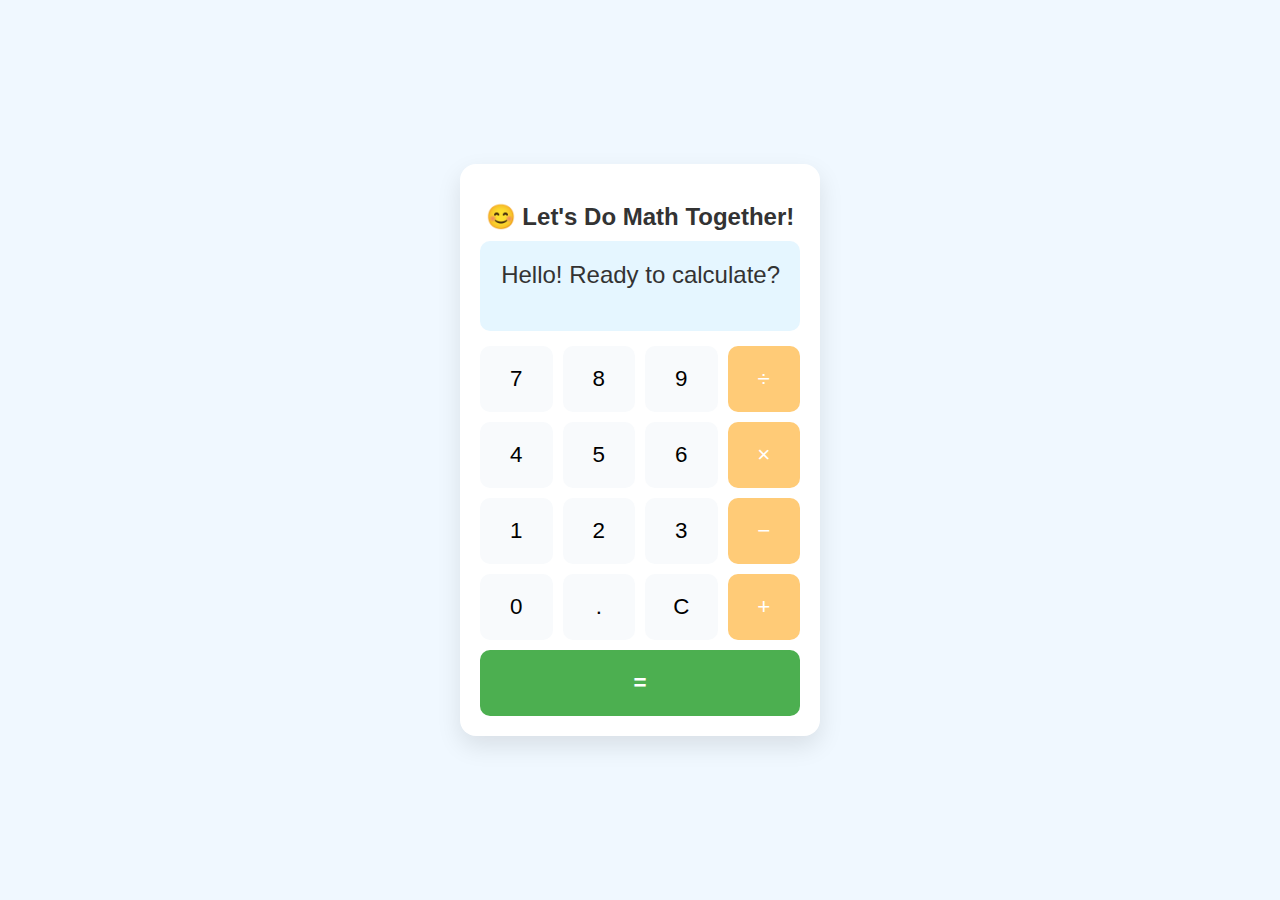
<file: calculator/index.html>
<!DOCTYPE html>
<html lang="en">
<head>
  <meta charset="UTF-8" />
  <meta name="viewport" content="width=device-width, initial-scale=1.0"/>
  <title>Friendly Calculator 😊</title>
  <link rel="stylesheet" href="styles.css" />
</head>
<body>

  <div class="calculator">
    <h2>😊 Let's Do Math Together!</h2>
    <div class="display" id="display">Hello! Ready to calculate?</div>

    <div class="buttons">
      <button class="btn" data-value="7">7</button>
      <button class="btn" data-value="8">8</button>
      <button class="btn" data-value="9">9</button>
      <button class="btn operator" data-value="/">÷</button>

      <button class="btn" data-value="4">4</button>
      <button class="btn" data-value="5">5</button>
      <button class="btn" data-value="6">6</button>
      <button class="btn operator" data-value="*">×</button>

      <button class="btn" data-value="1">1</button>
      <button class="btn" data-value="2">2</button>
      <button class="btn" data-value="3">3</button>
      <button class="btn operator" data-value="-">−</button>

      <button class="btn" data-value="0">0</button>
      <button class="btn" data-value=".">.</button>
      <button class="btn" id="clear">C</button>
      <button class="btn operator" data-value="+">+</button>

      <button class="btn equal" id="equals">=</button>
    </div>
  </div>

  <script src="script.js"></script>
</body>
</html>
</file>
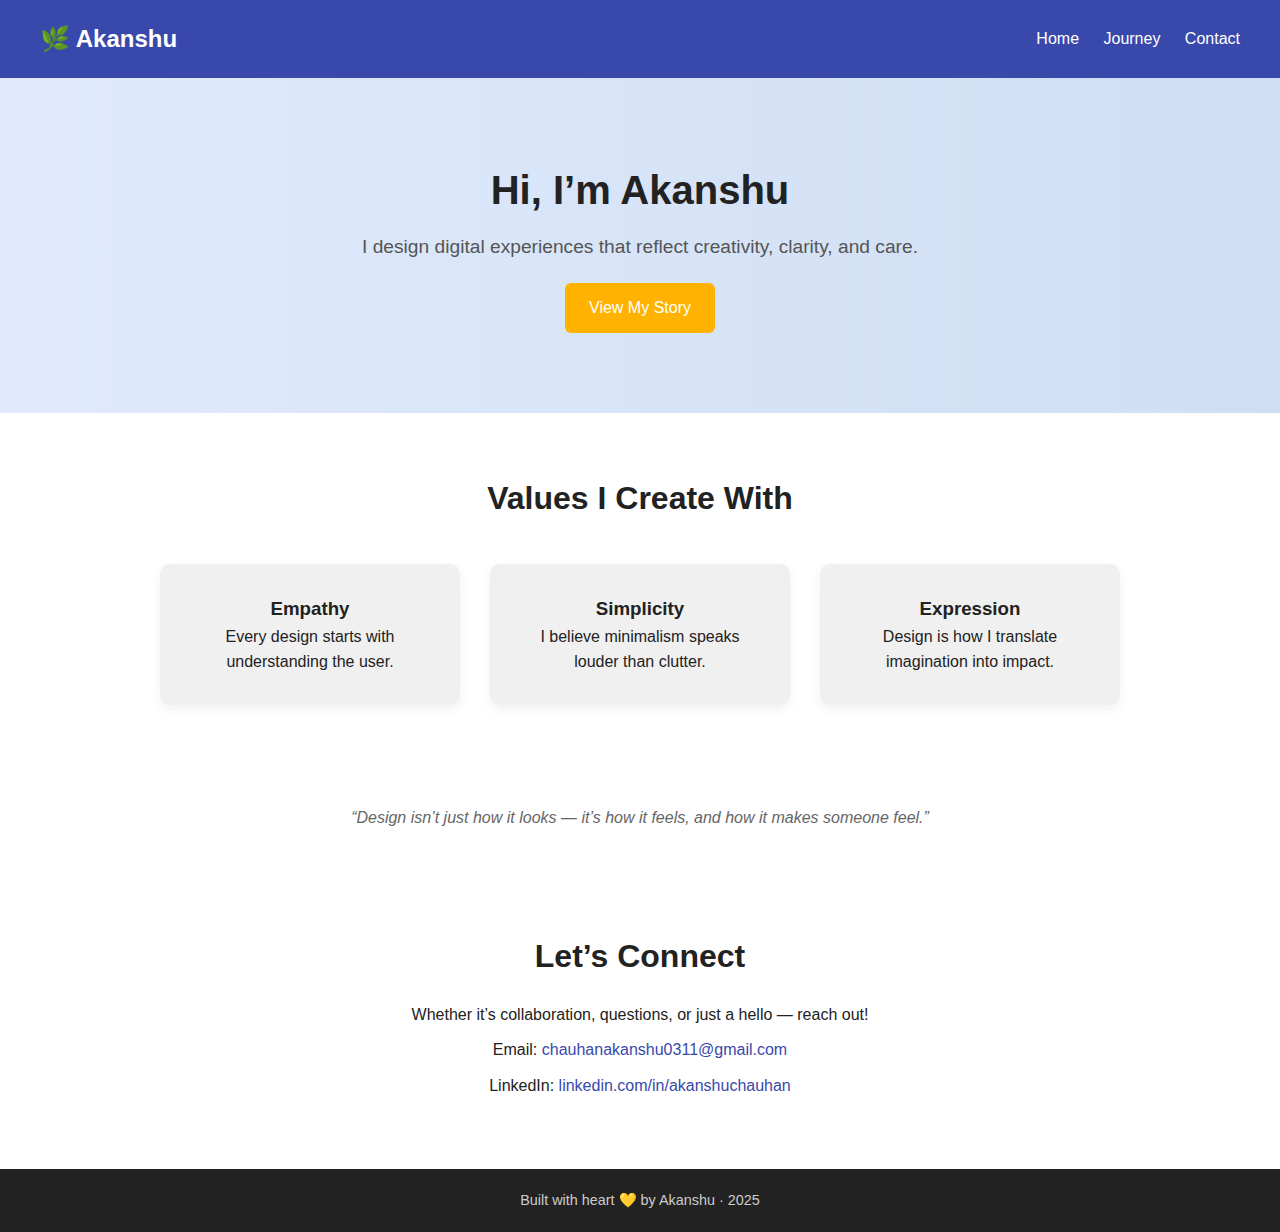
<file: Landing Page/Index.html>
<!DOCTYPE html>
<html lang="en">
<head>
  <meta charset="UTF-8" />
  <meta name="viewport" content="width=device-width, initial-scale=1.0" />
  <title>Akanshu | Landing Page</title>
  <link rel="stylesheet" href="style.css" />
</head>
<body>
  <header>
    <div class="logo">🌿 Akanshu</div>
    <nav>
      <a href="#">Home</a>
      <a href="#journey">Journey</a>
      <a href="#contact">Contact</a>
    </nav>
  </header>

  <section class="hero">
    <h1>Hi, I’m Akanshu</h1>
    <p>I design digital experiences that reflect creativity, clarity, and care.</p>
    <a href="#journey" class="cta-btn">View My Story</a>
  </section>

  <section id="journey" class="features">
    <h2>Values I Create With</h2>
    <div class="feature-boxes">
      <div class="box">
        <h3>Empathy</h3>
        <p>Every design starts with understanding the user.</p>
      </div>
      <div class="box">
        <h3>Simplicity</h3>
        <p>I believe minimalism speaks louder than clutter.</p>
      </div>
      <div class="box">
        <h3>Expression</h3>
        <p>Design is how I translate imagination into impact.</p>
      </div>
    </div>
  </section>

  <section class="quote">
    <blockquote>
      “Design isn’t just how it looks — it’s how it feels, and how it makes someone feel.”
    </blockquote>
  </section>

  <section id="contact" class="contact">
    <h2>Let’s Connect</h2>
    <p>Whether it’s collaboration, questions, or just a hello — reach out!</p>
    <p>Email: <a href="mailto:chauhanakanshu0311@gmail.com">chauhanakanshu0311@gmail.com</a></p>
    <p>LinkedIn: <a href="https://www.linkedin.com/in/akanshuchauhan/" target="_blank">linkedin.com/in/akanshuchauhan</a></p>
  </section>

  <footer>
    <p>Built with heart 💛 by Akanshu · 2025</p>
  </footer>
</body>
</html>
</file>
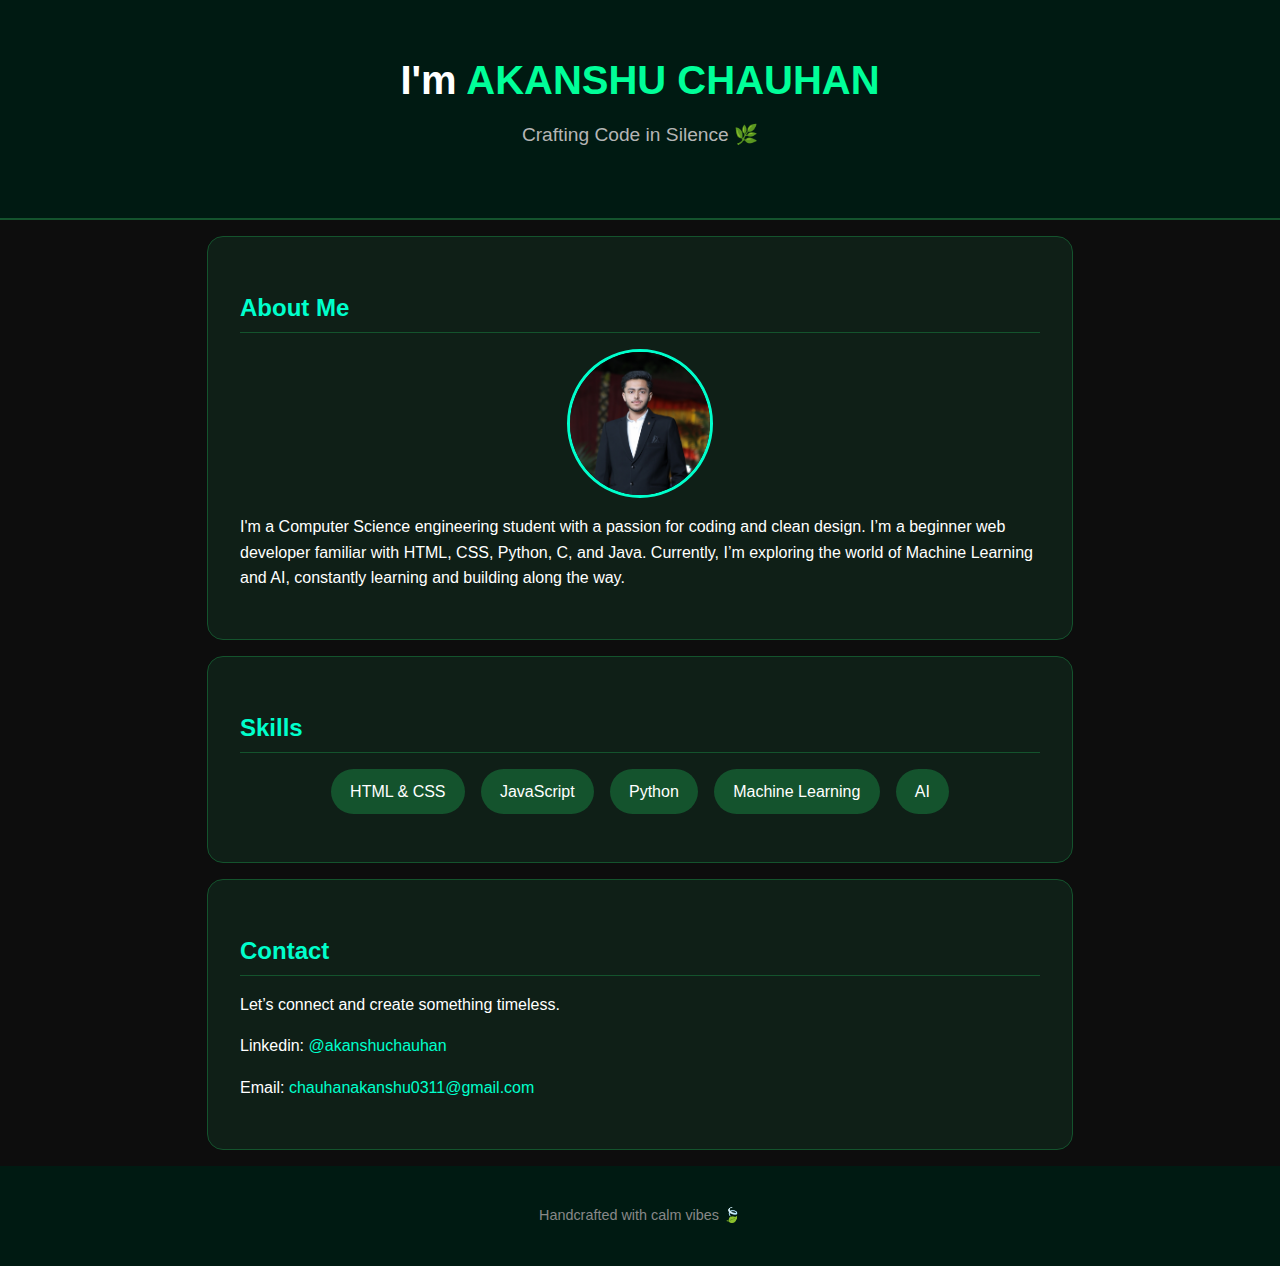
<file: Portfolio/index.html>
<!DOCTYPE html>
<html lang="en">
<head>
  <meta charset="UTF-8" />
  <meta name="viewport" content="width=device-width, initial-scale=1.0"/>
  <title>My Portfolio</title>
  <link rel="stylesheet" href="style.css" />
</head>
<body>
  <header>
    <h1>I'm <span class="highlight">AKANSHU CHAUHAN</span></h1>
    <p class="tagline">Crafting Code in Silence 🌿</p>
  </header>

  <section id="about">
    <h2>About Me</h2>
    <img src="portfolio.jpg" class="profile-pic" />
    <p>I'm a Computer Science engineering student with a passion for coding and clean design. 
        I’m a beginner web developer familiar with HTML, CSS, Python, C, and Java. Currently, I’m exploring the world of Machine Learning and AI, constantly learning and building along the way.</p>
  </section>

  <section id="skills">
    <h2>Skills</h2>
    <ul class="skills-list">
      <li>HTML & CSS</li>
      <li>JavaScript</li>
      <li>Python</li>
      <li>Machine Learning</li>
      <li>AI</li>
    </ul>
  </section>

  <section id="contact">
    <h2>Contact</h2>
    <p>Let’s connect and create something timeless.</p>
    <p>Linkedin: <a @akanshuchauhan> @akanshuchauhan</a> </p>
    <p>Email: <a href="mailto:chauhanakanshu0311@gmail.com">chauhanakanshu0311@gmail.com</a></p>
  </section>

  <footer>
    <p>Handcrafted with calm vibes 🍃</p>
  </footer>
</body>
</html>
</file>
<file: calculator/styles.css>
body {
  font-family: 'Segoe UI', Tahoma, Geneva, Verdana, sans-serif;
  background-color: #f0f8ff;
  display: flex;
  justify-content: center;
  align-items: center;
  height: 100vh;
  margin: 0;
}

.calculator {
  background-color: #ffffff;
  padding: 20px;
  border-radius: 16px;
  box-shadow: 0 10px 25px rgba(0, 0, 0, 0.1);
  max-width: 320px;
  width: 100%;
  text-align: center;
}

.calculator h2 {
  margin-bottom: 10px;
  color: #333;
}

.display {
  background-color: #e5f6ff;
  color: #333;
  font-size: 1.5rem;
  padding: 20px;
  border-radius: 10px;
  margin-bottom: 15px;
  text-align: right;
  min-height: 50px;
  overflow-x: auto;
}

.buttons {
  display: grid;
  grid-template-columns: repeat(4, 1fr);
  gap: 10px;
}

.btn {
  padding: 20px;
  font-size: 1.4rem;
  border: none;
  border-radius: 10px;
  background-color: #f8fafc;
  cursor: pointer;
  transition: background-color 0.2s, transform 0.1s;
}

.btn:hover {
  background-color: #d9f0ff;
}

.btn:active {
  background-color: #b3e5fc;
  transform: scale(0.96);
}

.operator {
  background-color: #ffcb77;
  color: white;
}

.operator:hover {
  background-color: #ffaa33;
}

.equal {
  grid-column: span 4;
  background-color: #4caf50;
  color: white;
  font-weight: bold;
}

.equal:hover {
  background-color: #45a049;
}
</file>
<file: Landing Page/style.css>
:root {
  --primary-color: #3949AB;
  --accent-color: #FFB300;
  --bg-color: #f3f4f7;
  --text-color: #222;
}

* {
  box-sizing: border-box;
  margin: 0;
  padding: 0;
}

html {
  scroll-behavior: smooth;
}

body {
  font-family: 'Segoe UI', sans-serif;
  background-color: var(--bg-color);
  color: var(--text-color);
  line-height: 1.6;
}

header {
  display: flex;
  justify-content: space-between;
  align-items: center;
  background-color: var(--primary-color);
  padding: 20px 40px;
  color: white;
  flex-wrap: wrap;
}

.logo {
  font-size: 1.5rem;
  font-weight: bold;
}

nav a {
  color: white;
  text-decoration: none;
  margin-left: 20px;
  font-weight: 500;
}

.hero {
  text-align: center;
  padding: 80px 20px;
  background: linear-gradient(to right, #e0eafc, #cfdef3);
}

.hero h1 {
  font-size: 2.5rem;
  margin-bottom: 10px;
}

.hero p {
  font-size: 1.2rem;
  color: #555;
}

.cta-btn {
  display: inline-block;
  margin-top: 20px;
  padding: 12px 24px;
  background-color: var(--accent-color);
  color: white;
  text-decoration: none;
  border-radius: 6px;
  transition: background 0.3s ease;
}

.cta-btn:hover {
  background-color: #ffa000;
}

.features {
  padding: 60px 20px;
  background-color: white;
}

.features h2 {
  text-align: center;
  margin-bottom: 40px;
  font-size: 2rem;
}

.feature-boxes {
  display: flex;
  gap: 30px;
  justify-content: center;
  flex-wrap: wrap;
}

.box {
  background: #f0f0f0;
  padding: 30px;
  border-radius: 10px;
  width: 90%;
  max-width: 300px;
  text-align: center;
  box-shadow: 0 4px 12px rgba(0, 0, 0, 0.06);
}

.quote {
  background: #fff;
  text-align: center;
  padding: 40px 20px;
  font-style: italic;
  color: #666;
}

.contact {
  padding: 60px 20px;
  text-align: center;
  background-color: #fff;
}

.contact h2 {
  margin-bottom: 20px;
  font-size: 2rem;
}

.contact p {
  font-size: 1rem;
  margin-bottom: 10px;
}

.contact a {
  color: #3949AB;
  text-decoration: none;
}

.contact a:hover {
  text-decoration: underline;
}

footer {
  background-color: #222;
  color: #ccc;
  text-align: center;
  padding: 20px;
  font-size: 0.9rem;
}

/* 📱 Responsive Styles */
@media (max-width: 768px) {
  header {
    flex-direction: column;
    align-items: flex-start;
  }

  nav a {
    margin: 10px 0;
  }

  .hero h1 {
    font-size: 2rem;
  }

  .feature-boxes {
    flex-direction: column;
    align-items: center;
  }

  .box {
    margin-bottom: 20px;
  }
}

@media (max-width: 480px) {
  .hero p {
    font-size: 1rem;
  }

  .cta-btn {
    padding: 10px 20px;
    font-size: 0.9rem;
  }

  footer {
    font-size: 0.8rem;
  }

  .contact h2 {
    font-size: 1.5rem;
  }

  .contact p {
    font-size: 0.9rem;
  }
}
</file>
<file: Portfolio/style.css>
body {
  margin: 0;
  font-family: 'Poppins', sans-serif;
  background-color: #0d0d0d;
  color: #ffffff;
  line-height: 1.6;
}

header {
  background-color: #001a12;
  padding: 3rem 1rem;
  text-align: center;
  border-bottom: 2px solid #14532d;
}

header h1 {
  font-size: 2.5rem;
  margin: 0;
}

.highlight {
  color: #00ff99;
}

.tagline {
  margin-top: 0.5rem;
  font-size: 1.2rem;
  color: #b5b5b5;
}

section {
  padding: 2rem;
  margin: 1rem auto;
  max-width: 800px;
  background-color: #0f1f17;
  border-radius: 1rem;
  border: 1px solid #14532d;
}

h2 {
  color: #00ffcc;
  border-bottom: 1px solid #14532d;
  padding-bottom: 0.3rem;
  margin-bottom: 1rem;
}

.profile-pic {
  width: 140px;
  border-radius: 50%;
  border: 3px solid #00ffcc;
  display: block;
  margin: 1rem auto;
}

.skills-list {
  list-style: none;
  display: flex;
  flex-wrap: wrap;
  gap: 1rem;
  padding: 0;
  justify-content: center;
}

.skills-list li {
  background-color: #14532d;
  color: #ffffff;
  padding: 0.6rem 1.2rem;
  border-radius: 30px;
  font-weight: 500;
}

a {
  color: #00ffcc;
  text-decoration: none;
}

footer {
  text-align: center;
  padding: 1.5rem;
  color: #888;
  background-color: #001a12;
  font-size: 0.9rem;
}
</file>
